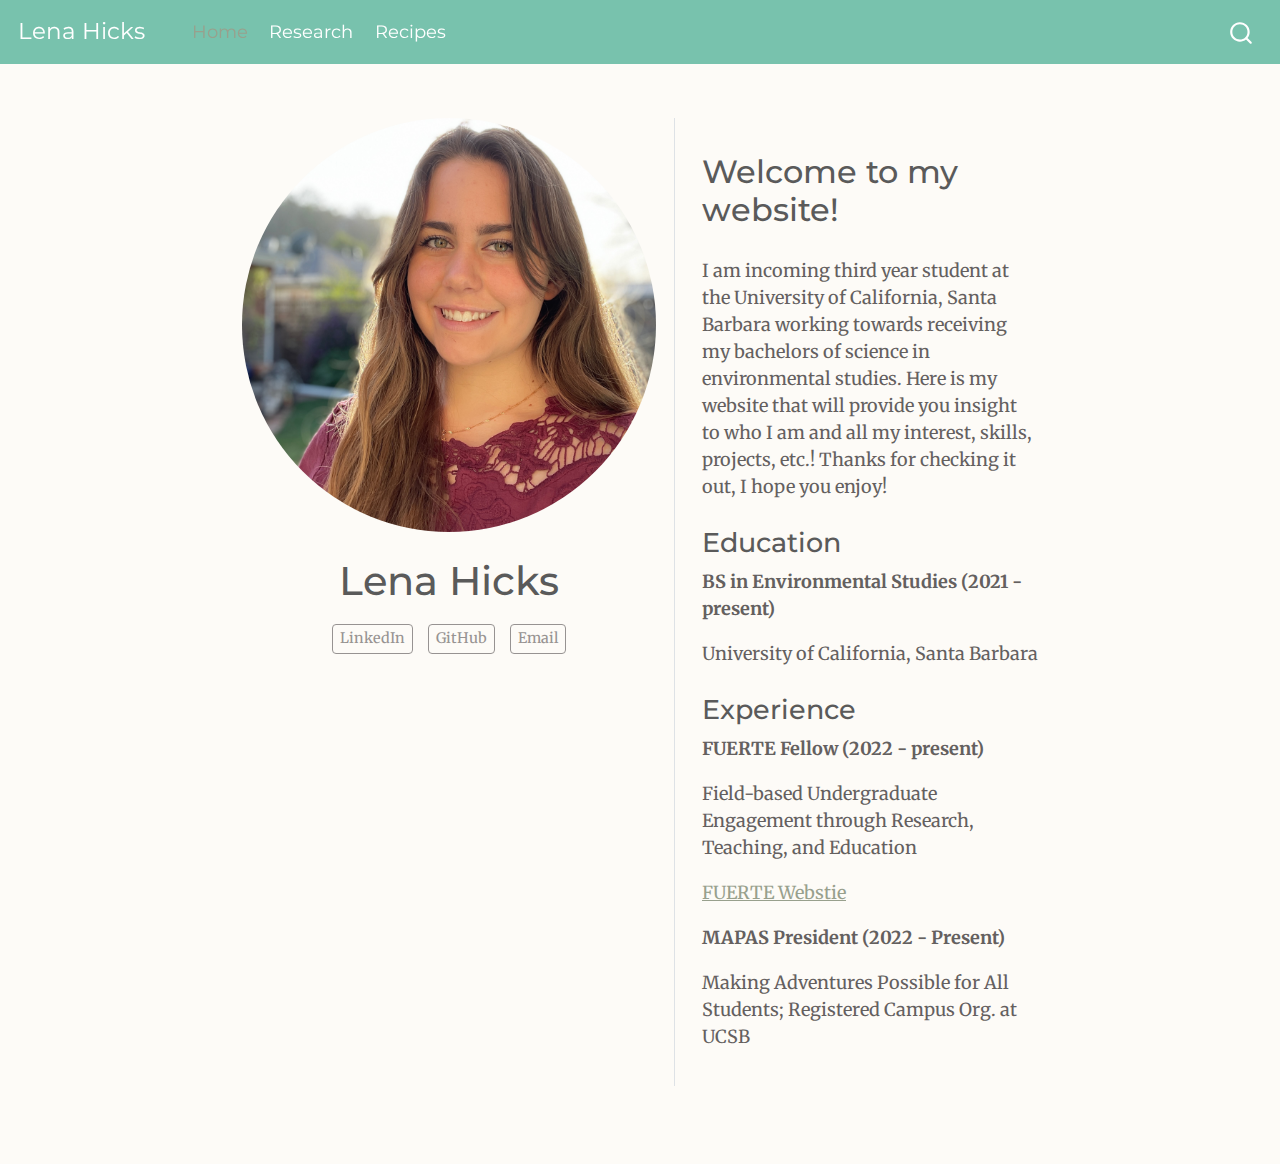
<file: docs/index.html>
<!DOCTYPE html>
<html xmlns="http://www.w3.org/1999/xhtml" lang="en" xml:lang="en"><head>

<meta charset="utf-8">
<meta name="generator" content="quarto-1.1.251">

<meta name="viewport" content="width=device-width, initial-scale=1.0, user-scalable=yes">


<title>Lena Hicks</title>
<style>
code{white-space: pre-wrap;}
span.smallcaps{font-variant: small-caps;}
div.columns{display: flex; gap: min(4vw, 1.5em);}
div.column{flex: auto; overflow-x: auto;}
div.hanging-indent{margin-left: 1.5em; text-indent: -1.5em;}
ul.task-list{list-style: none;}
ul.task-list li input[type="checkbox"] {
  width: 0.8em;
  margin: 0 0.8em 0.2em -1.6em;
  vertical-align: middle;
}
</style>


<script src="site_libs/quarto-nav/quarto-nav.js"></script>
<script src="site_libs/quarto-nav/headroom.min.js"></script>
<script src="site_libs/clipboard/clipboard.min.js"></script>
<script src="site_libs/quarto-search/autocomplete.umd.js"></script>
<script src="site_libs/quarto-search/fuse.min.js"></script>
<script src="site_libs/quarto-search/quarto-search.js"></script>
<meta name="quarto:offset" content="./">
<script src="site_libs/quarto-html/quarto.js"></script>
<script src="site_libs/quarto-html/popper.min.js"></script>
<script src="site_libs/quarto-html/tippy.umd.min.js"></script>
<link href="site_libs/quarto-html/tippy.css" rel="stylesheet">
<link href="site_libs/quarto-html/quarto-syntax-highlighting.css" rel="stylesheet" id="quarto-text-highlighting-styles">
<script src="site_libs/bootstrap/bootstrap.min.js"></script>
<link href="site_libs/bootstrap/bootstrap-icons.css" rel="stylesheet">
<link href="site_libs/bootstrap/bootstrap.min.css" rel="stylesheet" id="quarto-bootstrap" data-mode="light">
<script id="quarto-search-options" type="application/json">{
  "location": "navbar",
  "copy-button": false,
  "collapse-after": 3,
  "panel-placement": "end",
  "type": "overlay",
  "limit": 20,
  "language": {
    "search-no-results-text": "No results",
    "search-matching-documents-text": "matching documents",
    "search-copy-link-title": "Copy link to search",
    "search-hide-matches-text": "Hide additional matches",
    "search-more-match-text": "more match in this document",
    "search-more-matches-text": "more matches in this document",
    "search-clear-button-title": "Clear",
    "search-detached-cancel-button-title": "Cancel",
    "search-submit-button-title": "Submit"
  }
}</script>


<link rel="stylesheet" href="styles.css">
</head>

<body class="nav-fixed fullcontent">

<div id="quarto-search-results"></div>
  <header id="quarto-header" class="headroom fixed-top">
    <nav class="navbar navbar-expand-lg navbar-dark ">
      <div class="navbar-container container-fluid">
      <div class="navbar-brand-container">
    <a class="navbar-brand" href="./index.html">
    <span class="navbar-title">Lena Hicks</span>
    </a>
  </div>
          <button class="navbar-toggler" type="button" data-bs-toggle="collapse" data-bs-target="#navbarCollapse" aria-controls="navbarCollapse" aria-expanded="false" aria-label="Toggle navigation" onclick="if (window.quartoToggleHeadroom) { window.quartoToggleHeadroom(); }">
  <span class="navbar-toggler-icon"></span>
</button>
          <div class="collapse navbar-collapse" id="navbarCollapse">
            <ul class="navbar-nav navbar-nav-scroll me-auto">
  <li class="nav-item">
    <a class="nav-link active" href="./index.html" aria-current="page">Home</a>
  </li>  
  <li class="nav-item">
    <a class="nav-link" href="./Research.html">Research</a>
  </li>  
  <li class="nav-item">
    <a class="nav-link" href="./recipes.html">Recipes</a>
  </li>  
</ul>
              <div id="quarto-search" class="" title="Search"></div>
          </div> <!-- /navcollapse -->
      </div> <!-- /container-fluid -->
    </nav>
</header>
<!-- content -->
<div id="quarto-content" class="quarto-container page-columns page-rows-contents page-layout-article page-navbar">
<!-- sidebar -->
<!-- margin-sidebar -->
    
<!-- main -->
<div class="quarto-about-trestles">
  <div class="about-entity">
    <img src="headshot.jpg" class="about-image
  round " style="height: 23em; width: 23em;">
<header id="title-block-header" class="quarto-title-block default">
<div class="quarto-title">
<h1 class="title">Lena Hicks</h1>
</div>
<div class="quarto-title-meta">
  </div>
</header>
    <div class="about-links">
  <a href="https://www.linkedin.com/in/lena-hicks/" class="about-link">
     <span class="about-link-text">LinkedIn</span>
  </a>
  <a href="https://github.com/lenahicks" class="about-link">
     <span class="about-link-text">GitHub</span>
  </a>
  <a href="mailto:lenahicks@ucsb.edu" class="about-link">
     <span class="about-link-text">Email</span>
  </a>
</div>
  </div>
  <div class="about-contents"><main class="content" id="quarto-document-content">
<section id="welcome-to-my-website" class="level2">
<h2 data-anchor-id="welcome-to-my-website">Welcome to my website!</h2>
<p>I am incoming third year student at the University of California, Santa Barbara working towards receiving my bachelors of science in environmental studies. Here is my website that will provide you insight to who I am and all my interest, skills, projects, etc.! Thanks for checking it out, I hope you enjoy!</p>
<section id="education" class="level3">
<h3 data-anchor-id="education">Education</h3>
<p><strong>BS in Environmental Studies (2021 - present)</strong></p>
<p>University of California, Santa Barbara</p>
</section>
<section id="experience" class="level3">
<h3 data-anchor-id="experience">Experience</h3>
<p><strong>FUERTE Fellow (2022 - present)</strong></p>
<p>Field-based Undergraduate Engagement through Research, Teaching, and Education</p>
<p><a href="https://fuerte.eemb.ucsb.edu/">FUERTE Webstie</a></p>
<p><strong>MAPAS President (2022 - Present)</strong></p>
<p>Making Adventures Possible for All Students; Registered Campus Org. at UCSB</p>


</section>
</section>
</main></div>
</div>
 <!-- /main -->
<script id="quarto-html-after-body" type="application/javascript">
window.document.addEventListener("DOMContentLoaded", function (event) {
  const toggleBodyColorMode = (bsSheetEl) => {
    const mode = bsSheetEl.getAttribute("data-mode");
    const bodyEl = window.document.querySelector("body");
    if (mode === "dark") {
      bodyEl.classList.add("quarto-dark");
      bodyEl.classList.remove("quarto-light");
    } else {
      bodyEl.classList.add("quarto-light");
      bodyEl.classList.remove("quarto-dark");
    }
  }
  const toggleBodyColorPrimary = () => {
    const bsSheetEl = window.document.querySelector("link#quarto-bootstrap");
    if (bsSheetEl) {
      toggleBodyColorMode(bsSheetEl);
    }
  }
  toggleBodyColorPrimary();  
  const clipboard = new window.ClipboardJS('.code-copy-button', {
    target: function(trigger) {
      return trigger.previousElementSibling;
    }
  });
  clipboard.on('success', function(e) {
    // button target
    const button = e.trigger;
    // don't keep focus
    button.blur();
    // flash "checked"
    button.classList.add('code-copy-button-checked');
    var currentTitle = button.getAttribute("title");
    button.setAttribute("title", "Copied!");
    setTimeout(function() {
      button.setAttribute("title", currentTitle);
      button.classList.remove('code-copy-button-checked');
    }, 1000);
    // clear code selection
    e.clearSelection();
  });
  function tippyHover(el, contentFn) {
    const config = {
      allowHTML: true,
      content: contentFn,
      maxWidth: 500,
      delay: 100,
      arrow: false,
      appendTo: function(el) {
          return el.parentElement;
      },
      interactive: true,
      interactiveBorder: 10,
      theme: 'quarto',
      placement: 'bottom-start'
    };
    window.tippy(el, config); 
  }
  const noterefs = window.document.querySelectorAll('a[role="doc-noteref"]');
  for (var i=0; i<noterefs.length; i++) {
    const ref = noterefs[i];
    tippyHover(ref, function() {
      // use id or data attribute instead here
      let href = ref.getAttribute('data-footnote-href') || ref.getAttribute('href');
      try { href = new URL(href).hash; } catch {}
      const id = href.replace(/^#\/?/, "");
      const note = window.document.getElementById(id);
      return note.innerHTML;
    });
  }
  var bibliorefs = window.document.querySelectorAll('a[role="doc-biblioref"]');
  for (var i=0; i<bibliorefs.length; i++) {
    const ref = bibliorefs[i];
    const cites = ref.parentNode.getAttribute('data-cites').split(' ');
    tippyHover(ref, function() {
      var popup = window.document.createElement('div');
      cites.forEach(function(cite) {
        var citeDiv = window.document.createElement('div');
        citeDiv.classList.add('hanging-indent');
        citeDiv.classList.add('csl-entry');
        var biblioDiv = window.document.getElementById('ref-' + cite);
        if (biblioDiv) {
          citeDiv.innerHTML = biblioDiv.innerHTML;
        }
        popup.appendChild(citeDiv);
      });
      return popup.innerHTML;
    });
  }
});
</script>
</div> <!-- /content -->



</body></html>
</file>
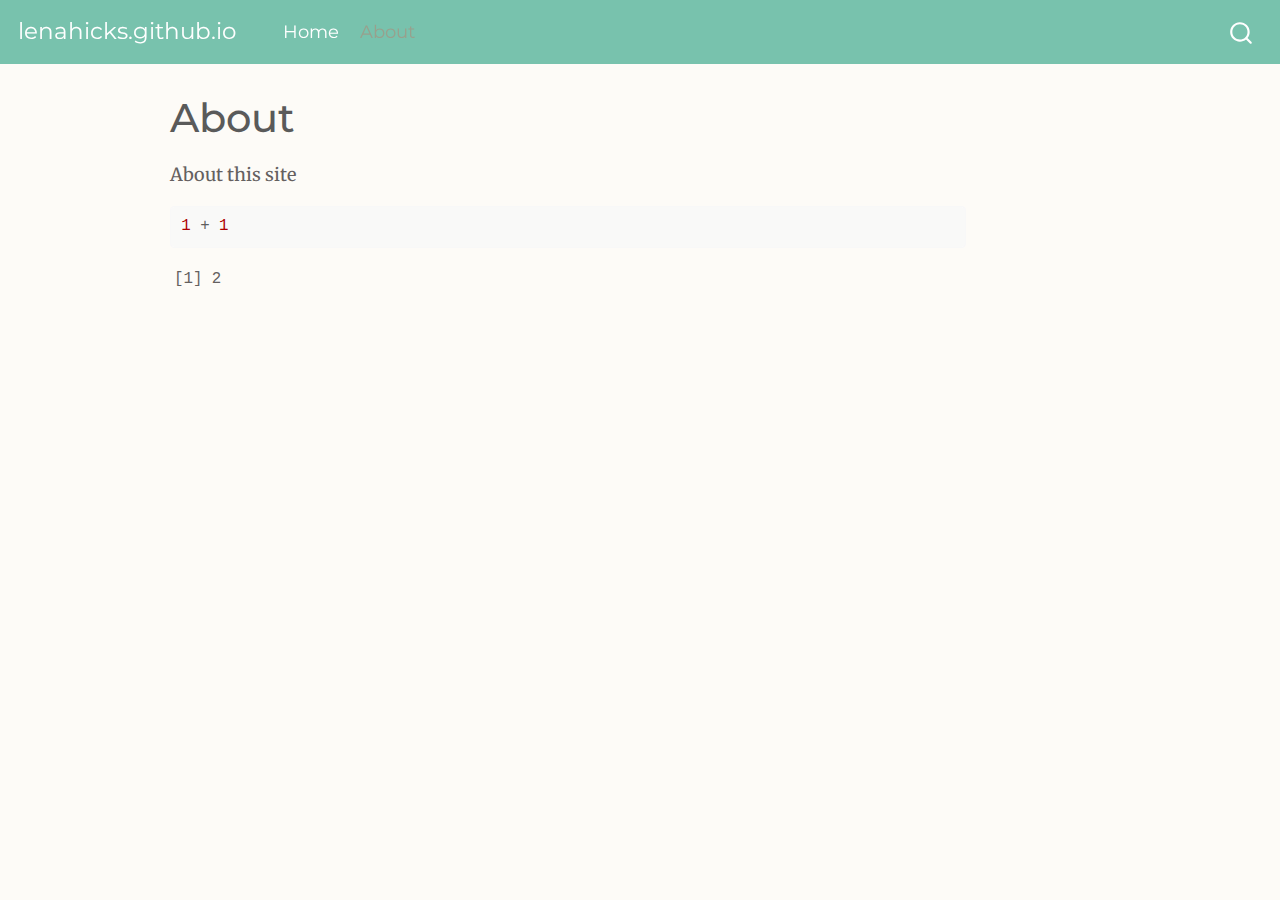
<file: docs/about.html>
<!DOCTYPE html>
<html xmlns="http://www.w3.org/1999/xhtml" lang="en" xml:lang="en"><head>

<meta charset="utf-8">
<meta name="generator" content="quarto-1.1.251">

<meta name="viewport" content="width=device-width, initial-scale=1.0, user-scalable=yes">


<title>lenahicks.github.io - About</title>
<style>
code{white-space: pre-wrap;}
span.smallcaps{font-variant: small-caps;}
div.columns{display: flex; gap: min(4vw, 1.5em);}
div.column{flex: auto; overflow-x: auto;}
div.hanging-indent{margin-left: 1.5em; text-indent: -1.5em;}
ul.task-list{list-style: none;}
ul.task-list li input[type="checkbox"] {
  width: 0.8em;
  margin: 0 0.8em 0.2em -1.6em;
  vertical-align: middle;
}
pre > code.sourceCode { white-space: pre; position: relative; }
pre > code.sourceCode > span { display: inline-block; line-height: 1.25; }
pre > code.sourceCode > span:empty { height: 1.2em; }
.sourceCode { overflow: visible; }
code.sourceCode > span { color: inherit; text-decoration: inherit; }
div.sourceCode { margin: 1em 0; }
pre.sourceCode { margin: 0; }
@media screen {
div.sourceCode { overflow: auto; }
}
@media print {
pre > code.sourceCode { white-space: pre-wrap; }
pre > code.sourceCode > span { text-indent: -5em; padding-left: 5em; }
}
pre.numberSource code
  { counter-reset: source-line 0; }
pre.numberSource code > span
  { position: relative; left: -4em; counter-increment: source-line; }
pre.numberSource code > span > a:first-child::before
  { content: counter(source-line);
    position: relative; left: -1em; text-align: right; vertical-align: baseline;
    border: none; display: inline-block;
    -webkit-touch-callout: none; -webkit-user-select: none;
    -khtml-user-select: none; -moz-user-select: none;
    -ms-user-select: none; user-select: none;
    padding: 0 4px; width: 4em;
    color: #aaaaaa;
  }
pre.numberSource { margin-left: 3em; border-left: 1px solid #aaaaaa;  padding-left: 4px; }
div.sourceCode
  {   }
@media screen {
pre > code.sourceCode > span > a:first-child::before { text-decoration: underline; }
}
code span.al { color: #ff0000; font-weight: bold; } /* Alert */
code span.an { color: #60a0b0; font-weight: bold; font-style: italic; } /* Annotation */
code span.at { color: #7d9029; } /* Attribute */
code span.bn { color: #40a070; } /* BaseN */
code span.bu { color: #008000; } /* BuiltIn */
code span.cf { color: #007020; font-weight: bold; } /* ControlFlow */
code span.ch { color: #4070a0; } /* Char */
code span.cn { color: #880000; } /* Constant */
code span.co { color: #60a0b0; font-style: italic; } /* Comment */
code span.cv { color: #60a0b0; font-weight: bold; font-style: italic; } /* CommentVar */
code span.do { color: #ba2121; font-style: italic; } /* Documentation */
code span.dt { color: #902000; } /* DataType */
code span.dv { color: #40a070; } /* DecVal */
code span.er { color: #ff0000; font-weight: bold; } /* Error */
code span.ex { } /* Extension */
code span.fl { color: #40a070; } /* Float */
code span.fu { color: #06287e; } /* Function */
code span.im { color: #008000; font-weight: bold; } /* Import */
code span.in { color: #60a0b0; font-weight: bold; font-style: italic; } /* Information */
code span.kw { color: #007020; font-weight: bold; } /* Keyword */
code span.op { color: #666666; } /* Operator */
code span.ot { color: #007020; } /* Other */
code span.pp { color: #bc7a00; } /* Preprocessor */
code span.sc { color: #4070a0; } /* SpecialChar */
code span.ss { color: #bb6688; } /* SpecialString */
code span.st { color: #4070a0; } /* String */
code span.va { color: #19177c; } /* Variable */
code span.vs { color: #4070a0; } /* VerbatimString */
code span.wa { color: #60a0b0; font-weight: bold; font-style: italic; } /* Warning */
</style>


<script src="site_libs/quarto-nav/quarto-nav.js"></script>
<script src="site_libs/quarto-nav/headroom.min.js"></script>
<script src="site_libs/clipboard/clipboard.min.js"></script>
<script src="site_libs/quarto-search/autocomplete.umd.js"></script>
<script src="site_libs/quarto-search/fuse.min.js"></script>
<script src="site_libs/quarto-search/quarto-search.js"></script>
<meta name="quarto:offset" content="./">
<script src="site_libs/quarto-html/quarto.js"></script>
<script src="site_libs/quarto-html/popper.min.js"></script>
<script src="site_libs/quarto-html/tippy.umd.min.js"></script>
<script src="site_libs/quarto-html/anchor.min.js"></script>
<link href="site_libs/quarto-html/tippy.css" rel="stylesheet">
<link href="site_libs/quarto-html/quarto-syntax-highlighting.css" rel="stylesheet" id="quarto-text-highlighting-styles">
<script src="site_libs/bootstrap/bootstrap.min.js"></script>
<link href="site_libs/bootstrap/bootstrap-icons.css" rel="stylesheet">
<link href="site_libs/bootstrap/bootstrap.min.css" rel="stylesheet" id="quarto-bootstrap" data-mode="light">
<script id="quarto-search-options" type="application/json">{
  "location": "navbar",
  "copy-button": false,
  "collapse-after": 3,
  "panel-placement": "end",
  "type": "overlay",
  "limit": 20,
  "language": {
    "search-no-results-text": "No results",
    "search-matching-documents-text": "matching documents",
    "search-copy-link-title": "Copy link to search",
    "search-hide-matches-text": "Hide additional matches",
    "search-more-match-text": "more match in this document",
    "search-more-matches-text": "more matches in this document",
    "search-clear-button-title": "Clear",
    "search-detached-cancel-button-title": "Cancel",
    "search-submit-button-title": "Submit"
  }
}</script>


<link rel="stylesheet" href="styles.css">
</head>

<body class="nav-fixed">

<div id="quarto-search-results"></div>
  <header id="quarto-header" class="headroom fixed-top">
    <nav class="navbar navbar-expand-lg navbar-dark ">
      <div class="navbar-container container-fluid">
      <div class="navbar-brand-container">
    <a class="navbar-brand" href="./index.html">
    <span class="navbar-title">lenahicks.github.io</span>
    </a>
  </div>
          <button class="navbar-toggler" type="button" data-bs-toggle="collapse" data-bs-target="#navbarCollapse" aria-controls="navbarCollapse" aria-expanded="false" aria-label="Toggle navigation" onclick="if (window.quartoToggleHeadroom) { window.quartoToggleHeadroom(); }">
  <span class="navbar-toggler-icon"></span>
</button>
          <div class="collapse navbar-collapse" id="navbarCollapse">
            <ul class="navbar-nav navbar-nav-scroll me-auto">
  <li class="nav-item">
    <a class="nav-link" href="./index.html">Home</a>
  </li>  
  <li class="nav-item">
    <a class="nav-link active" href="./about.html" aria-current="page">About</a>
  </li>  
</ul>
              <div id="quarto-search" class="" title="Search"></div>
          </div> <!-- /navcollapse -->
      </div> <!-- /container-fluid -->
    </nav>
</header>
<!-- content -->
<div id="quarto-content" class="quarto-container page-columns page-rows-contents page-layout-article page-navbar">
<!-- sidebar -->
<!-- margin-sidebar -->
    <div id="quarto-margin-sidebar" class="sidebar margin-sidebar">
        
    </div>
<!-- main -->
<main class="content" id="quarto-document-content">

<header id="title-block-header" class="quarto-title-block default">
<div class="quarto-title">
<h1 class="title">About</h1>
</div>



<div class="quarto-title-meta">

    
    
  </div>
  

</header>

<p>About this site</p>
<div class="cell">
<div class="sourceCode cell-code" id="cb1"><pre class="sourceCode r code-with-copy"><code class="sourceCode r"><span id="cb1-1"><a href="#cb1-1" aria-hidden="true" tabindex="-1"></a><span class="dv">1</span> <span class="sc">+</span> <span class="dv">1</span></span></code><button title="Copy to Clipboard" class="code-copy-button"><i class="bi"></i></button></pre></div>
<div class="cell-output cell-output-stdout">
<pre><code>[1] 2</code></pre>
</div>
</div>



</main> <!-- /main -->
<script id="quarto-html-after-body" type="application/javascript">
window.document.addEventListener("DOMContentLoaded", function (event) {
  const toggleBodyColorMode = (bsSheetEl) => {
    const mode = bsSheetEl.getAttribute("data-mode");
    const bodyEl = window.document.querySelector("body");
    if (mode === "dark") {
      bodyEl.classList.add("quarto-dark");
      bodyEl.classList.remove("quarto-light");
    } else {
      bodyEl.classList.add("quarto-light");
      bodyEl.classList.remove("quarto-dark");
    }
  }
  const toggleBodyColorPrimary = () => {
    const bsSheetEl = window.document.querySelector("link#quarto-bootstrap");
    if (bsSheetEl) {
      toggleBodyColorMode(bsSheetEl);
    }
  }
  toggleBodyColorPrimary();  
  const icon = "";
  const anchorJS = new window.AnchorJS();
  anchorJS.options = {
    placement: 'right',
    icon: icon
  };
  anchorJS.add('.anchored');
  const clipboard = new window.ClipboardJS('.code-copy-button', {
    target: function(trigger) {
      return trigger.previousElementSibling;
    }
  });
  clipboard.on('success', function(e) {
    // button target
    const button = e.trigger;
    // don't keep focus
    button.blur();
    // flash "checked"
    button.classList.add('code-copy-button-checked');
    var currentTitle = button.getAttribute("title");
    button.setAttribute("title", "Copied!");
    setTimeout(function() {
      button.setAttribute("title", currentTitle);
      button.classList.remove('code-copy-button-checked');
    }, 1000);
    // clear code selection
    e.clearSelection();
  });
  function tippyHover(el, contentFn) {
    const config = {
      allowHTML: true,
      content: contentFn,
      maxWidth: 500,
      delay: 100,
      arrow: false,
      appendTo: function(el) {
          return el.parentElement;
      },
      interactive: true,
      interactiveBorder: 10,
      theme: 'quarto',
      placement: 'bottom-start'
    };
    window.tippy(el, config); 
  }
  const noterefs = window.document.querySelectorAll('a[role="doc-noteref"]');
  for (var i=0; i<noterefs.length; i++) {
    const ref = noterefs[i];
    tippyHover(ref, function() {
      // use id or data attribute instead here
      let href = ref.getAttribute('data-footnote-href') || ref.getAttribute('href');
      try { href = new URL(href).hash; } catch {}
      const id = href.replace(/^#\/?/, "");
      const note = window.document.getElementById(id);
      return note.innerHTML;
    });
  }
  var bibliorefs = window.document.querySelectorAll('a[role="doc-biblioref"]');
  for (var i=0; i<bibliorefs.length; i++) {
    const ref = bibliorefs[i];
    const cites = ref.parentNode.getAttribute('data-cites').split(' ');
    tippyHover(ref, function() {
      var popup = window.document.createElement('div');
      cites.forEach(function(cite) {
        var citeDiv = window.document.createElement('div');
        citeDiv.classList.add('hanging-indent');
        citeDiv.classList.add('csl-entry');
        var biblioDiv = window.document.getElementById('ref-' + cite);
        if (biblioDiv) {
          citeDiv.innerHTML = biblioDiv.innerHTML;
        }
        popup.appendChild(citeDiv);
      });
      return popup.innerHTML;
    });
  }
});
</script>
</div> <!-- /content -->



</body></html>
</file>
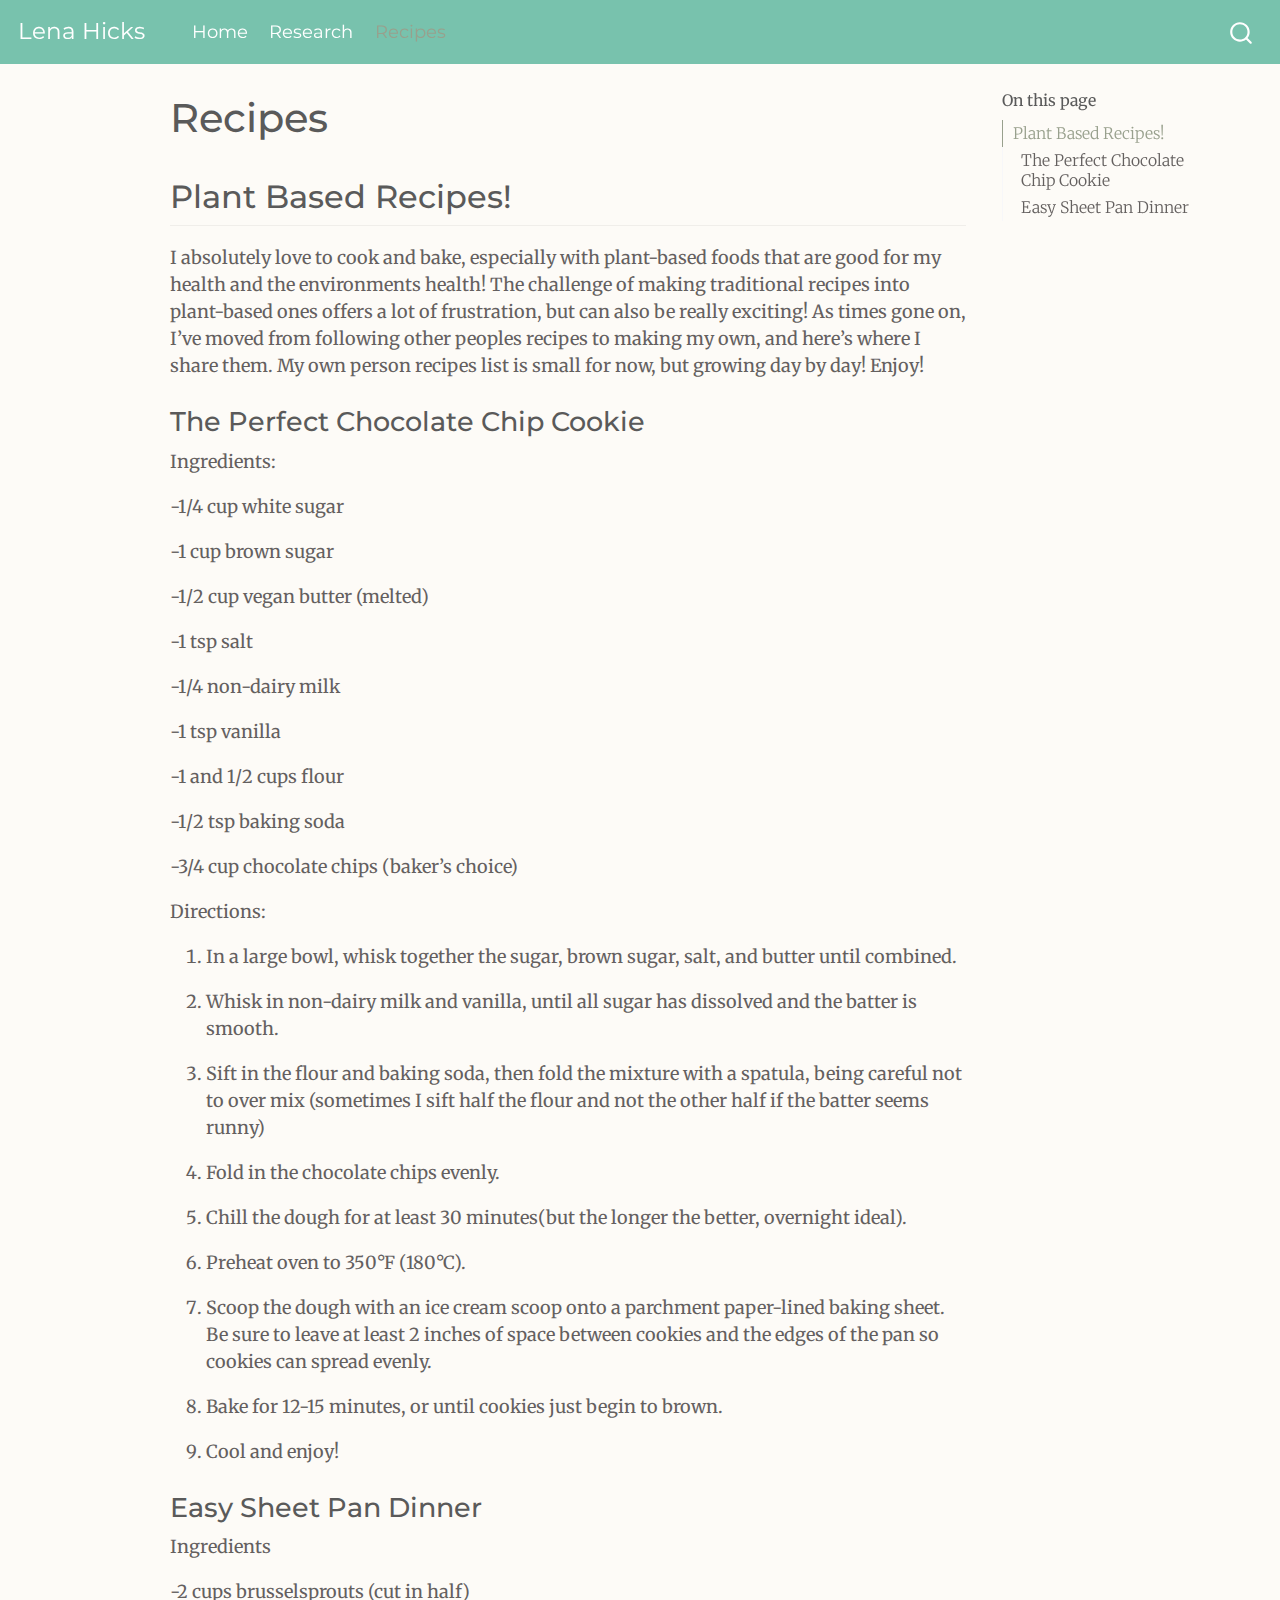
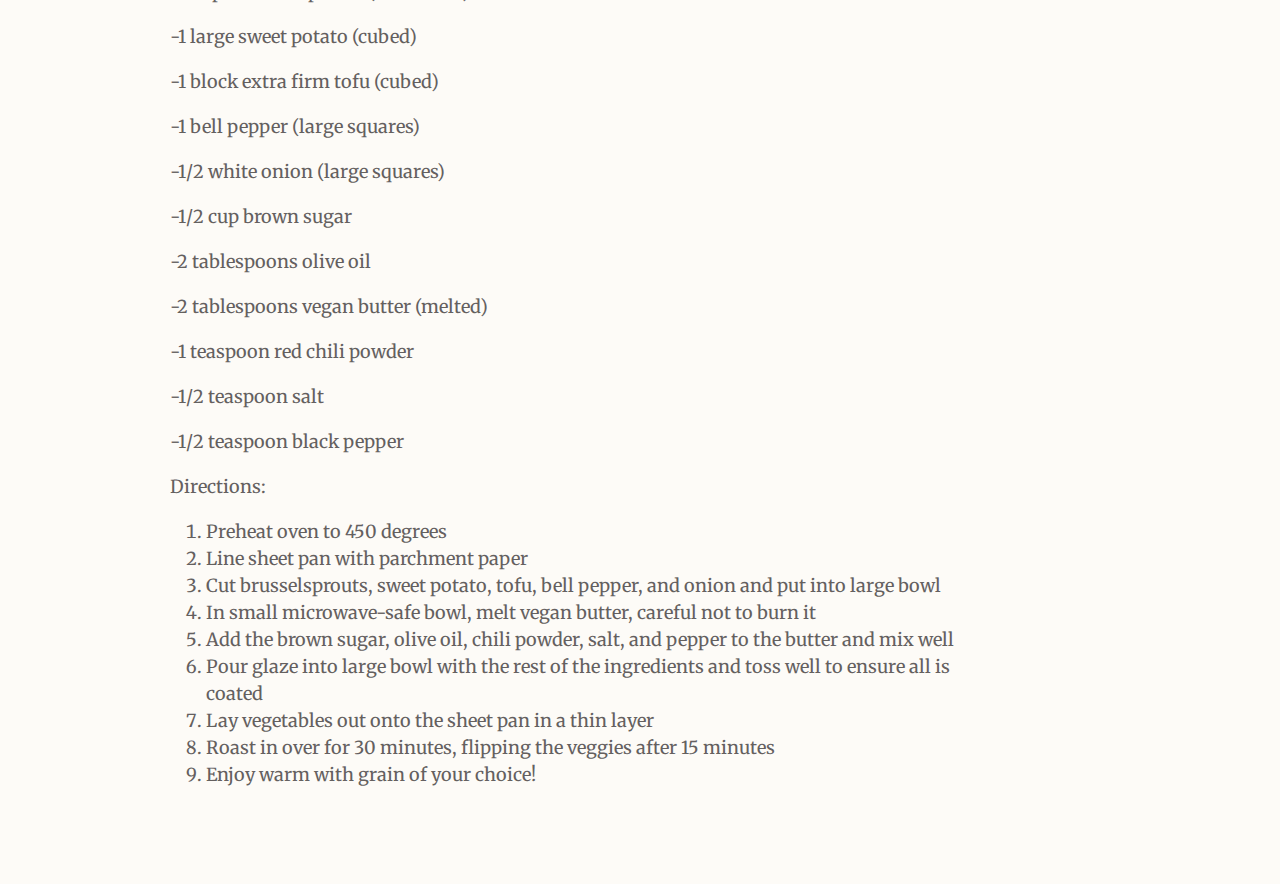
<file: docs/recipes.html>
<!DOCTYPE html>
<html xmlns="http://www.w3.org/1999/xhtml" lang="en" xml:lang="en"><head>

<meta charset="utf-8">
<meta name="generator" content="quarto-1.1.251">

<meta name="viewport" content="width=device-width, initial-scale=1.0, user-scalable=yes">


<title>Lena Hicks - Recipes</title>
<style>
code{white-space: pre-wrap;}
span.smallcaps{font-variant: small-caps;}
div.columns{display: flex; gap: min(4vw, 1.5em);}
div.column{flex: auto; overflow-x: auto;}
div.hanging-indent{margin-left: 1.5em; text-indent: -1.5em;}
ul.task-list{list-style: none;}
ul.task-list li input[type="checkbox"] {
  width: 0.8em;
  margin: 0 0.8em 0.2em -1.6em;
  vertical-align: middle;
}
</style>


<script src="site_libs/quarto-nav/quarto-nav.js"></script>
<script src="site_libs/quarto-nav/headroom.min.js"></script>
<script src="site_libs/clipboard/clipboard.min.js"></script>
<script src="site_libs/quarto-search/autocomplete.umd.js"></script>
<script src="site_libs/quarto-search/fuse.min.js"></script>
<script src="site_libs/quarto-search/quarto-search.js"></script>
<meta name="quarto:offset" content="./">
<script src="site_libs/quarto-html/quarto.js"></script>
<script src="site_libs/quarto-html/popper.min.js"></script>
<script src="site_libs/quarto-html/tippy.umd.min.js"></script>
<script src="site_libs/quarto-html/anchor.min.js"></script>
<link href="site_libs/quarto-html/tippy.css" rel="stylesheet">
<link href="site_libs/quarto-html/quarto-syntax-highlighting.css" rel="stylesheet" id="quarto-text-highlighting-styles">
<script src="site_libs/bootstrap/bootstrap.min.js"></script>
<link href="site_libs/bootstrap/bootstrap-icons.css" rel="stylesheet">
<link href="site_libs/bootstrap/bootstrap.min.css" rel="stylesheet" id="quarto-bootstrap" data-mode="light">
<script id="quarto-search-options" type="application/json">{
  "location": "navbar",
  "copy-button": false,
  "collapse-after": 3,
  "panel-placement": "end",
  "type": "overlay",
  "limit": 20,
  "language": {
    "search-no-results-text": "No results",
    "search-matching-documents-text": "matching documents",
    "search-copy-link-title": "Copy link to search",
    "search-hide-matches-text": "Hide additional matches",
    "search-more-match-text": "more match in this document",
    "search-more-matches-text": "more matches in this document",
    "search-clear-button-title": "Clear",
    "search-detached-cancel-button-title": "Cancel",
    "search-submit-button-title": "Submit"
  }
}</script>


<link rel="stylesheet" href="styles.css">
</head>

<body class="nav-fixed">

<div id="quarto-search-results"></div>
  <header id="quarto-header" class="headroom fixed-top">
    <nav class="navbar navbar-expand-lg navbar-dark ">
      <div class="navbar-container container-fluid">
      <div class="navbar-brand-container">
    <a class="navbar-brand" href="./index.html">
    <span class="navbar-title">Lena Hicks</span>
    </a>
  </div>
          <button class="navbar-toggler" type="button" data-bs-toggle="collapse" data-bs-target="#navbarCollapse" aria-controls="navbarCollapse" aria-expanded="false" aria-label="Toggle navigation" onclick="if (window.quartoToggleHeadroom) { window.quartoToggleHeadroom(); }">
  <span class="navbar-toggler-icon"></span>
</button>
          <div class="collapse navbar-collapse" id="navbarCollapse">
            <ul class="navbar-nav navbar-nav-scroll me-auto">
  <li class="nav-item">
    <a class="nav-link" href="./index.html">Home</a>
  </li>  
  <li class="nav-item">
    <a class="nav-link" href="./Research.html">Research</a>
  </li>  
  <li class="nav-item">
    <a class="nav-link active" href="./recipes.html" aria-current="page">Recipes</a>
  </li>  
</ul>
              <div id="quarto-search" class="" title="Search"></div>
          </div> <!-- /navcollapse -->
      </div> <!-- /container-fluid -->
    </nav>
</header>
<!-- content -->
<div id="quarto-content" class="quarto-container page-columns page-rows-contents page-layout-article page-navbar">
<!-- sidebar -->
<!-- margin-sidebar -->
    <div id="quarto-margin-sidebar" class="sidebar margin-sidebar">
        <nav id="TOC" role="doc-toc" class="toc-active">
    <h2 id="toc-title">On this page</h2>
   
  <ul>
  <li><a href="#plant-based-recipes" id="toc-plant-based-recipes" class="nav-link active" data-scroll-target="#plant-based-recipes">Plant Based Recipes!</a>
  <ul class="collapse">
  <li><a href="#the-perfect-chocolate-chip-cookie" id="toc-the-perfect-chocolate-chip-cookie" class="nav-link" data-scroll-target="#the-perfect-chocolate-chip-cookie">The Perfect Chocolate Chip Cookie</a></li>
  <li><a href="#easy-sheet-pan-dinner" id="toc-easy-sheet-pan-dinner" class="nav-link" data-scroll-target="#easy-sheet-pan-dinner">Easy Sheet Pan Dinner</a></li>
  </ul></li>
  </ul>
</nav>
    </div>
<!-- main -->
<main class="content" id="quarto-document-content">

<header id="title-block-header" class="quarto-title-block default">
<div class="quarto-title">
<h1 class="title">Recipes</h1>
</div>



<div class="quarto-title-meta">

    
    
  </div>
  

</header>

<section id="plant-based-recipes" class="level2">
<h2 class="anchored" data-anchor-id="plant-based-recipes">Plant Based Recipes!</h2>
<p>I absolutely love to cook and bake, especially with plant-based foods that are good for my health and the environments health! The challenge of making traditional recipes into plant-based ones offers a lot of frustration, but can also be really exciting! As times gone on, I’ve moved from following other peoples recipes to making my own, and here’s where I share them. My own person recipes list is small for now, but growing day by day! Enjoy!</p>
<section id="the-perfect-chocolate-chip-cookie" class="level3">
<h3 class="anchored" data-anchor-id="the-perfect-chocolate-chip-cookie">The Perfect Chocolate Chip Cookie</h3>
<p>Ingredients:</p>
<p>-1/4 cup white sugar</p>
<p>-1 cup brown sugar</p>
<p>-1/2 cup vegan butter (melted)</p>
<p>-1 tsp salt</p>
<p>-1/4 non-dairy milk</p>
<p>-1 tsp vanilla</p>
<p>-1 and 1/2 cups flour</p>
<p>-1/2 tsp baking soda</p>
<p>-3/4 cup chocolate chips (baker’s choice)</p>
<p>Directions:</p>
<ol type="1">
<li><p>In a large bowl, whisk together the sugar, brown sugar, salt, and butter until combined.</p></li>
<li><p>Whisk in non-dairy milk and vanilla, until all sugar has dissolved and the batter is smooth.</p></li>
<li><p>Sift in the flour and baking soda, then fold the mixture with a spatula, being careful not to over mix (sometimes I sift half the flour and not the other half if the batter seems runny)</p></li>
<li><p>Fold in the chocolate chips evenly.</p></li>
<li><p>Chill the dough for at least 30 minutes(but the longer the better, overnight ideal).</p></li>
<li><p>Preheat oven to 350°F (180°C).</p></li>
<li><p>Scoop the dough with an ice cream scoop onto a parchment paper-lined baking sheet. Be sure to leave at least 2 inches of space between cookies and the edges of the pan so cookies can spread evenly.</p></li>
<li><p>Bake for 12-15 minutes, or until cookies just begin to brown.</p></li>
<li><p>Cool and enjoy!</p></li>
</ol>
</section>
<section id="easy-sheet-pan-dinner" class="level3">
<h3 class="anchored" data-anchor-id="easy-sheet-pan-dinner">Easy Sheet Pan Dinner</h3>
<p>Ingredients</p>
<p>-2 cups brusselsprouts (cut in half)</p>
<p>-1 large sweet potato (cubed)</p>
<p>-1 block extra firm tofu (cubed)</p>
<p>-1 bell pepper (large squares)</p>
<p>-1/2 white onion (large squares)</p>
<p>-1/2 cup brown sugar</p>
<p>-2 tablespoons olive oil</p>
<p>-2 tablespoons vegan butter (melted)</p>
<p>-1 teaspoon red chili powder</p>
<p>-1/2 teaspoon salt</p>
<p>-1/2 teaspoon black pepper</p>
<p>Directions:</p>
<ol type="1">
<li>Preheat oven to 450 degrees</li>
<li>Line sheet pan with parchment paper</li>
<li>Cut brusselsprouts, sweet potato, tofu, bell pepper, and onion and put into large bowl</li>
<li>In small microwave-safe bowl, melt vegan butter, careful not to burn it</li>
<li>Add the brown sugar, olive oil, chili powder, salt, and pepper to the butter and mix well</li>
<li>Pour glaze into large bowl with the rest of the ingredients and toss well to ensure all is coated</li>
<li>Lay vegetables out onto the sheet pan in a thin layer</li>
<li>Roast in over for 30 minutes, flipping the veggies after 15 minutes</li>
<li>Enjoy warm with grain of your choice!</li>
</ol>


</section>
</section>

</main> <!-- /main -->
<script id="quarto-html-after-body" type="application/javascript">
window.document.addEventListener("DOMContentLoaded", function (event) {
  const toggleBodyColorMode = (bsSheetEl) => {
    const mode = bsSheetEl.getAttribute("data-mode");
    const bodyEl = window.document.querySelector("body");
    if (mode === "dark") {
      bodyEl.classList.add("quarto-dark");
      bodyEl.classList.remove("quarto-light");
    } else {
      bodyEl.classList.add("quarto-light");
      bodyEl.classList.remove("quarto-dark");
    }
  }
  const toggleBodyColorPrimary = () => {
    const bsSheetEl = window.document.querySelector("link#quarto-bootstrap");
    if (bsSheetEl) {
      toggleBodyColorMode(bsSheetEl);
    }
  }
  toggleBodyColorPrimary();  
  const icon = "";
  const anchorJS = new window.AnchorJS();
  anchorJS.options = {
    placement: 'right',
    icon: icon
  };
  anchorJS.add('.anchored');
  const clipboard = new window.ClipboardJS('.code-copy-button', {
    target: function(trigger) {
      return trigger.previousElementSibling;
    }
  });
  clipboard.on('success', function(e) {
    // button target
    const button = e.trigger;
    // don't keep focus
    button.blur();
    // flash "checked"
    button.classList.add('code-copy-button-checked');
    var currentTitle = button.getAttribute("title");
    button.setAttribute("title", "Copied!");
    setTimeout(function() {
      button.setAttribute("title", currentTitle);
      button.classList.remove('code-copy-button-checked');
    }, 1000);
    // clear code selection
    e.clearSelection();
  });
  function tippyHover(el, contentFn) {
    const config = {
      allowHTML: true,
      content: contentFn,
      maxWidth: 500,
      delay: 100,
      arrow: false,
      appendTo: function(el) {
          return el.parentElement;
      },
      interactive: true,
      interactiveBorder: 10,
      theme: 'quarto',
      placement: 'bottom-start'
    };
    window.tippy(el, config); 
  }
  const noterefs = window.document.querySelectorAll('a[role="doc-noteref"]');
  for (var i=0; i<noterefs.length; i++) {
    const ref = noterefs[i];
    tippyHover(ref, function() {
      // use id or data attribute instead here
      let href = ref.getAttribute('data-footnote-href') || ref.getAttribute('href');
      try { href = new URL(href).hash; } catch {}
      const id = href.replace(/^#\/?/, "");
      const note = window.document.getElementById(id);
      return note.innerHTML;
    });
  }
  var bibliorefs = window.document.querySelectorAll('a[role="doc-biblioref"]');
  for (var i=0; i<bibliorefs.length; i++) {
    const ref = bibliorefs[i];
    const cites = ref.parentNode.getAttribute('data-cites').split(' ');
    tippyHover(ref, function() {
      var popup = window.document.createElement('div');
      cites.forEach(function(cite) {
        var citeDiv = window.document.createElement('div');
        citeDiv.classList.add('hanging-indent');
        citeDiv.classList.add('csl-entry');
        var biblioDiv = window.document.getElementById('ref-' + cite);
        if (biblioDiv) {
          citeDiv.innerHTML = biblioDiv.innerHTML;
        }
        popup.appendChild(citeDiv);
      });
      return popup.innerHTML;
    });
  }
});
</script>
</div> <!-- /content -->



</body></html>
</file>
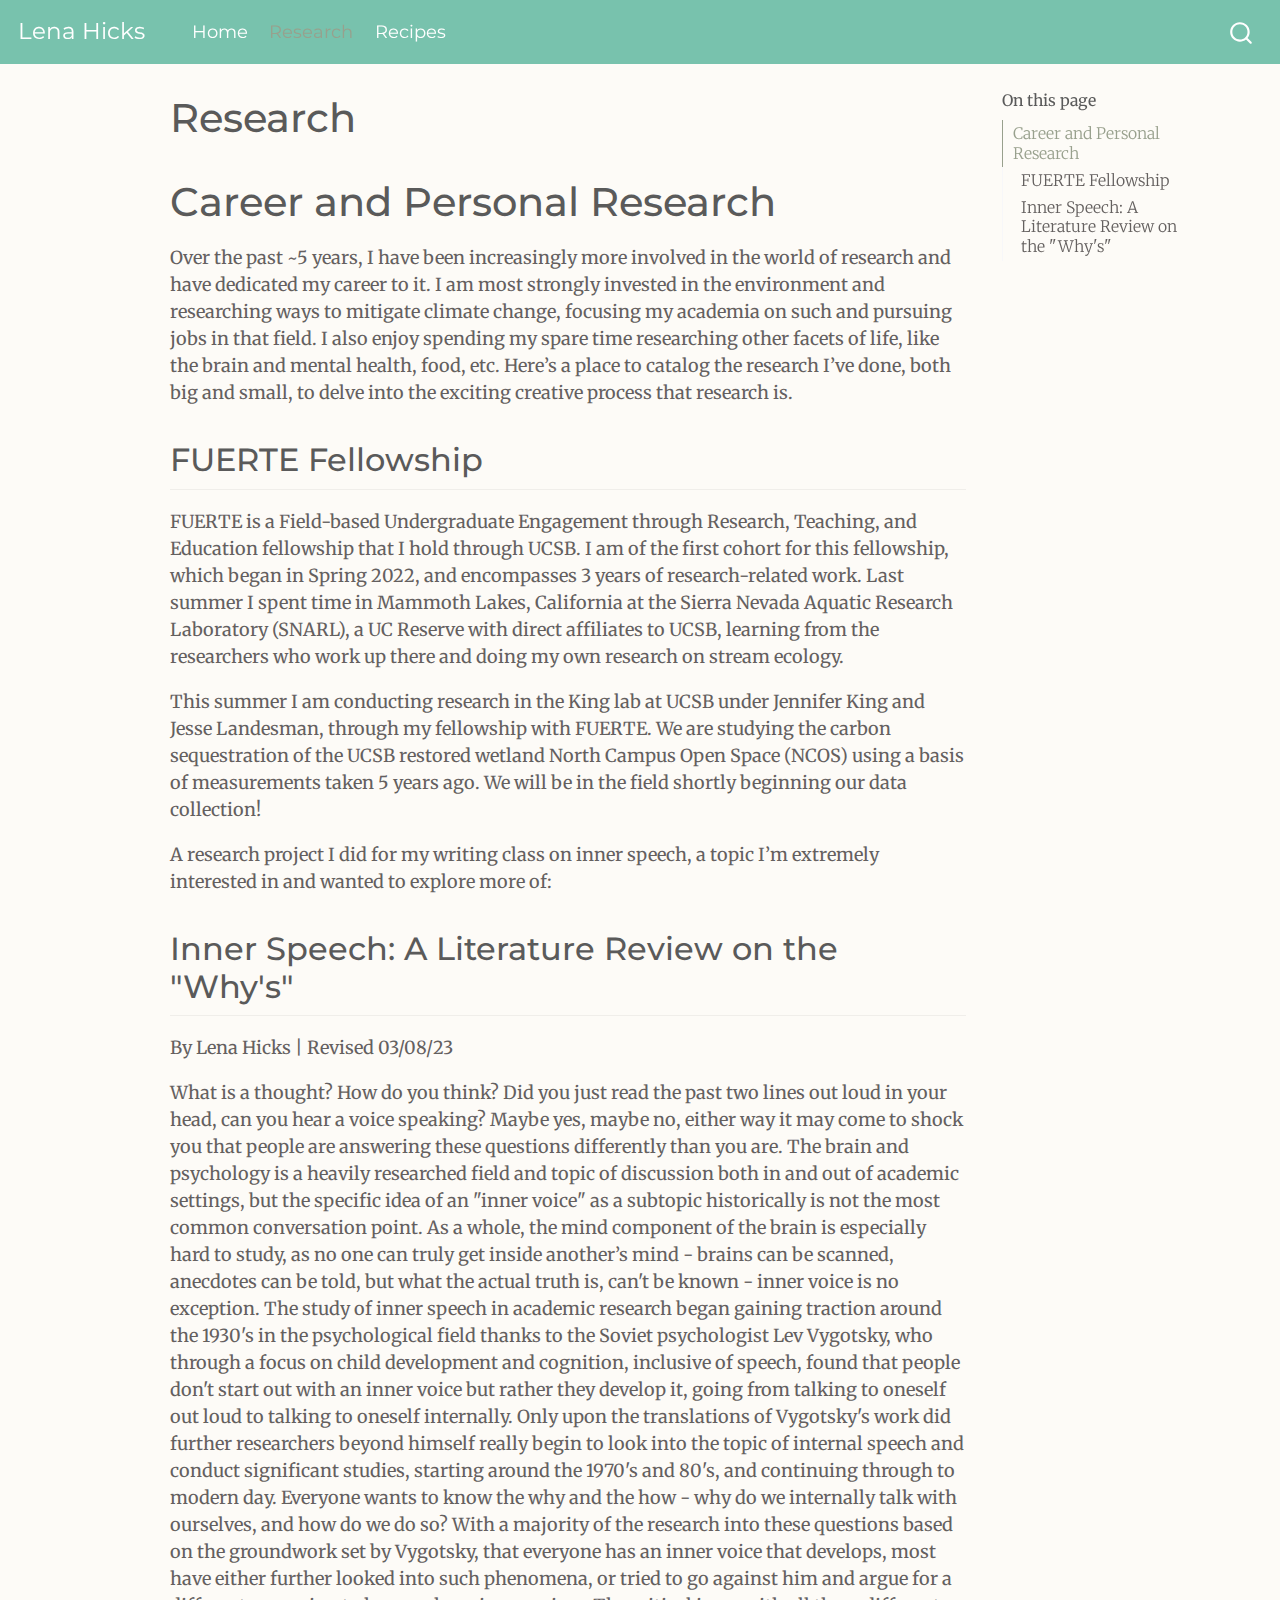
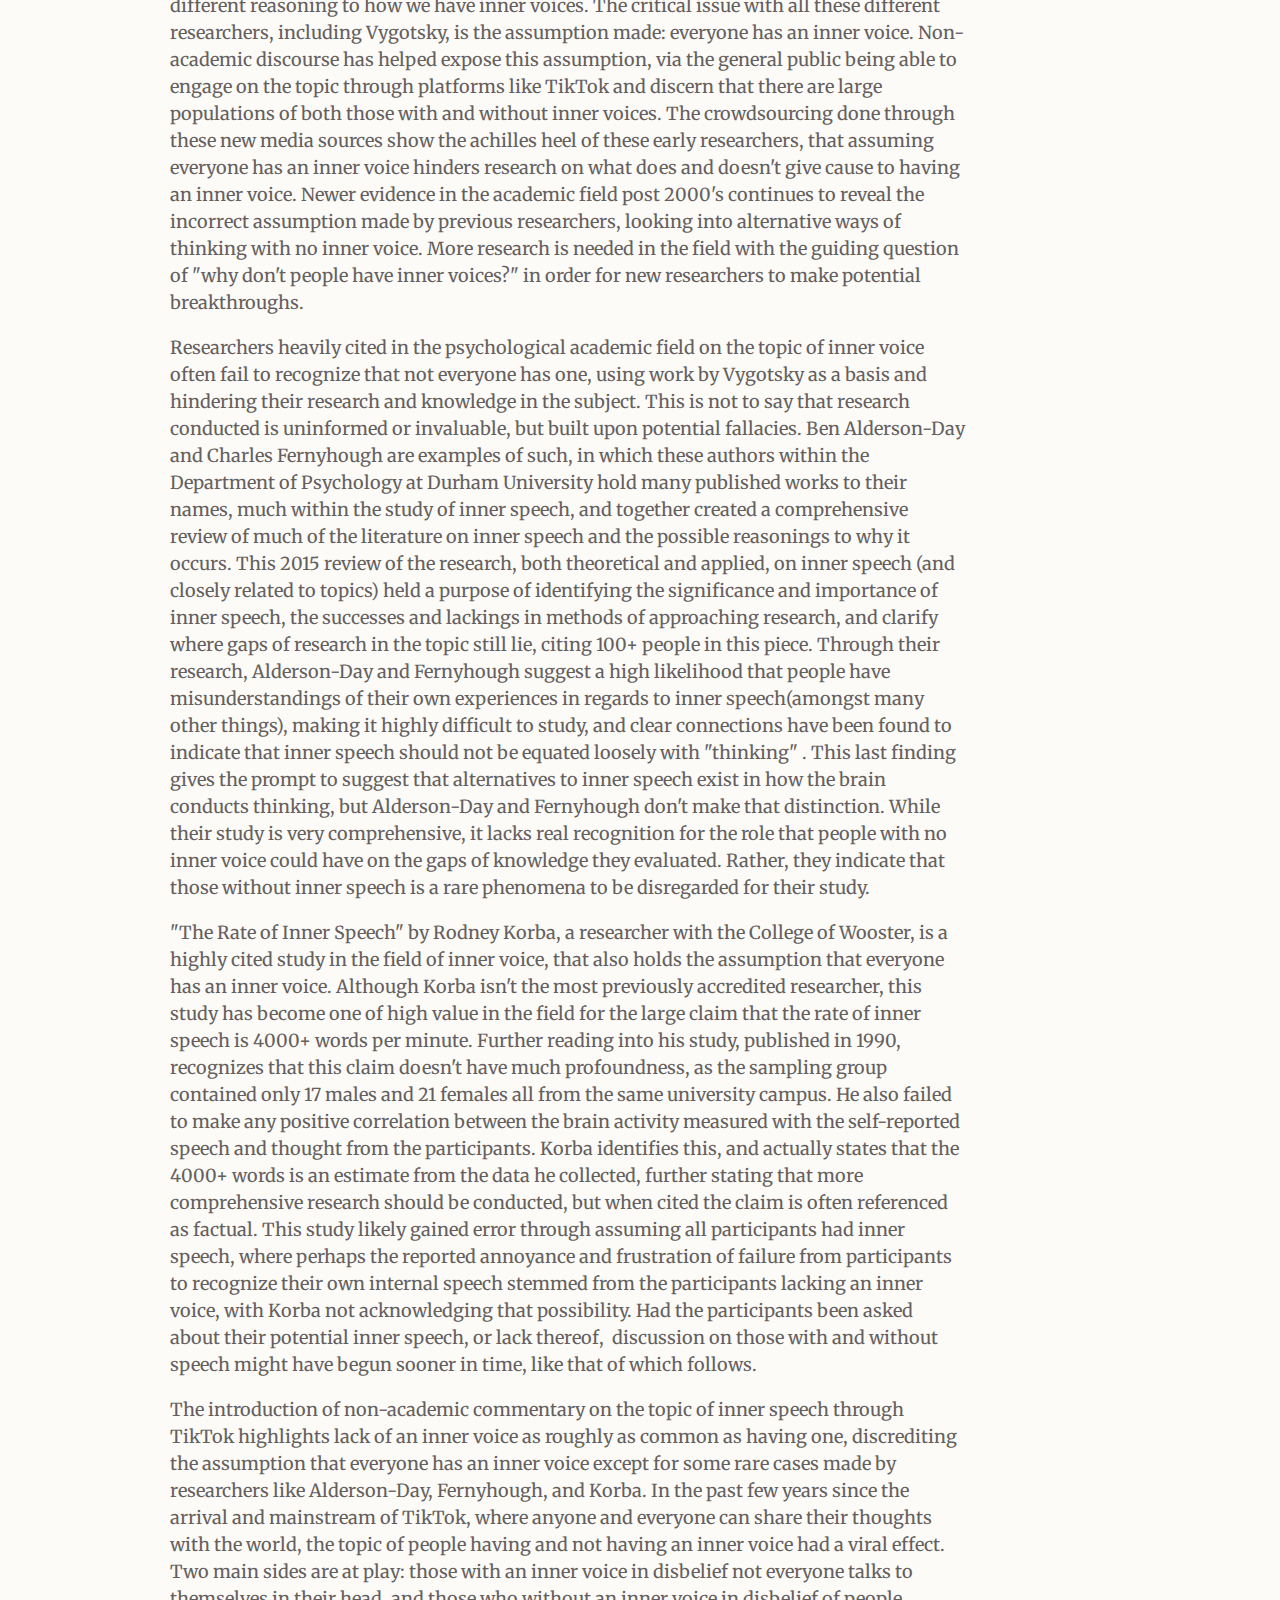
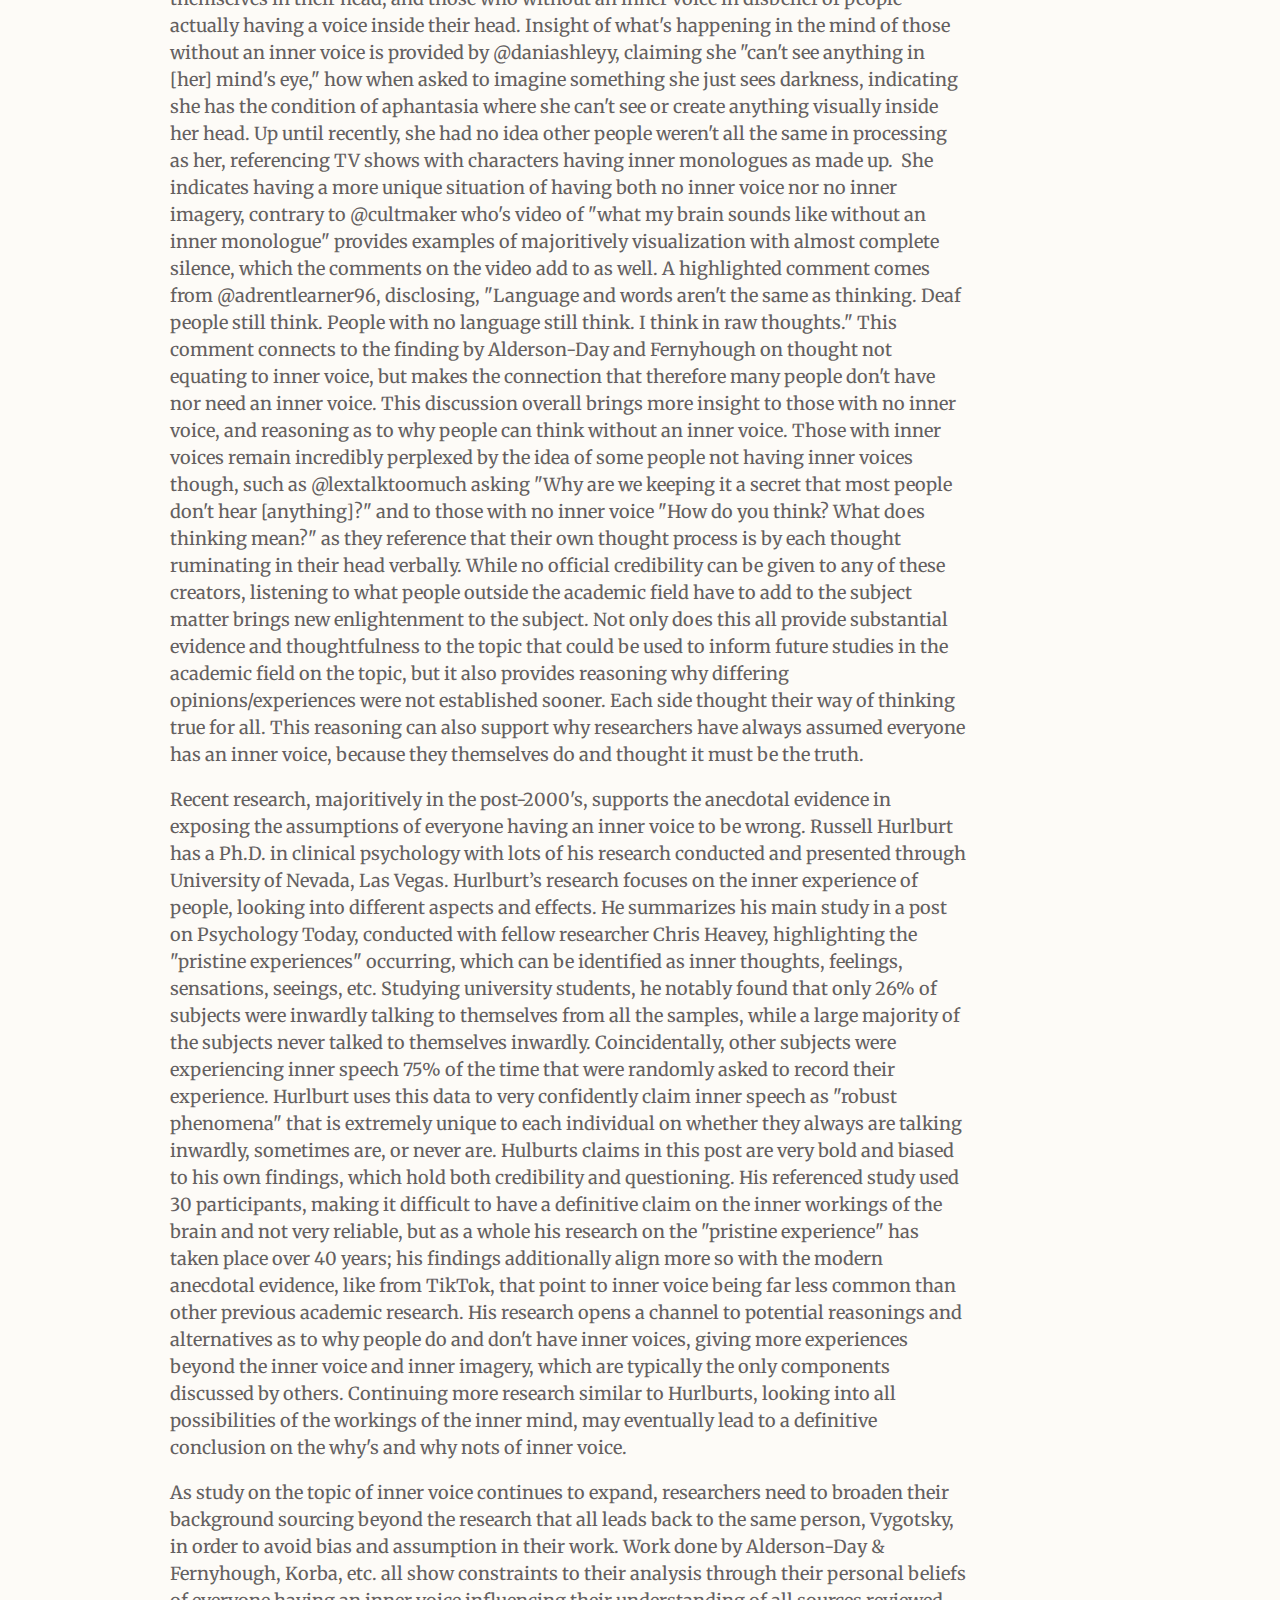
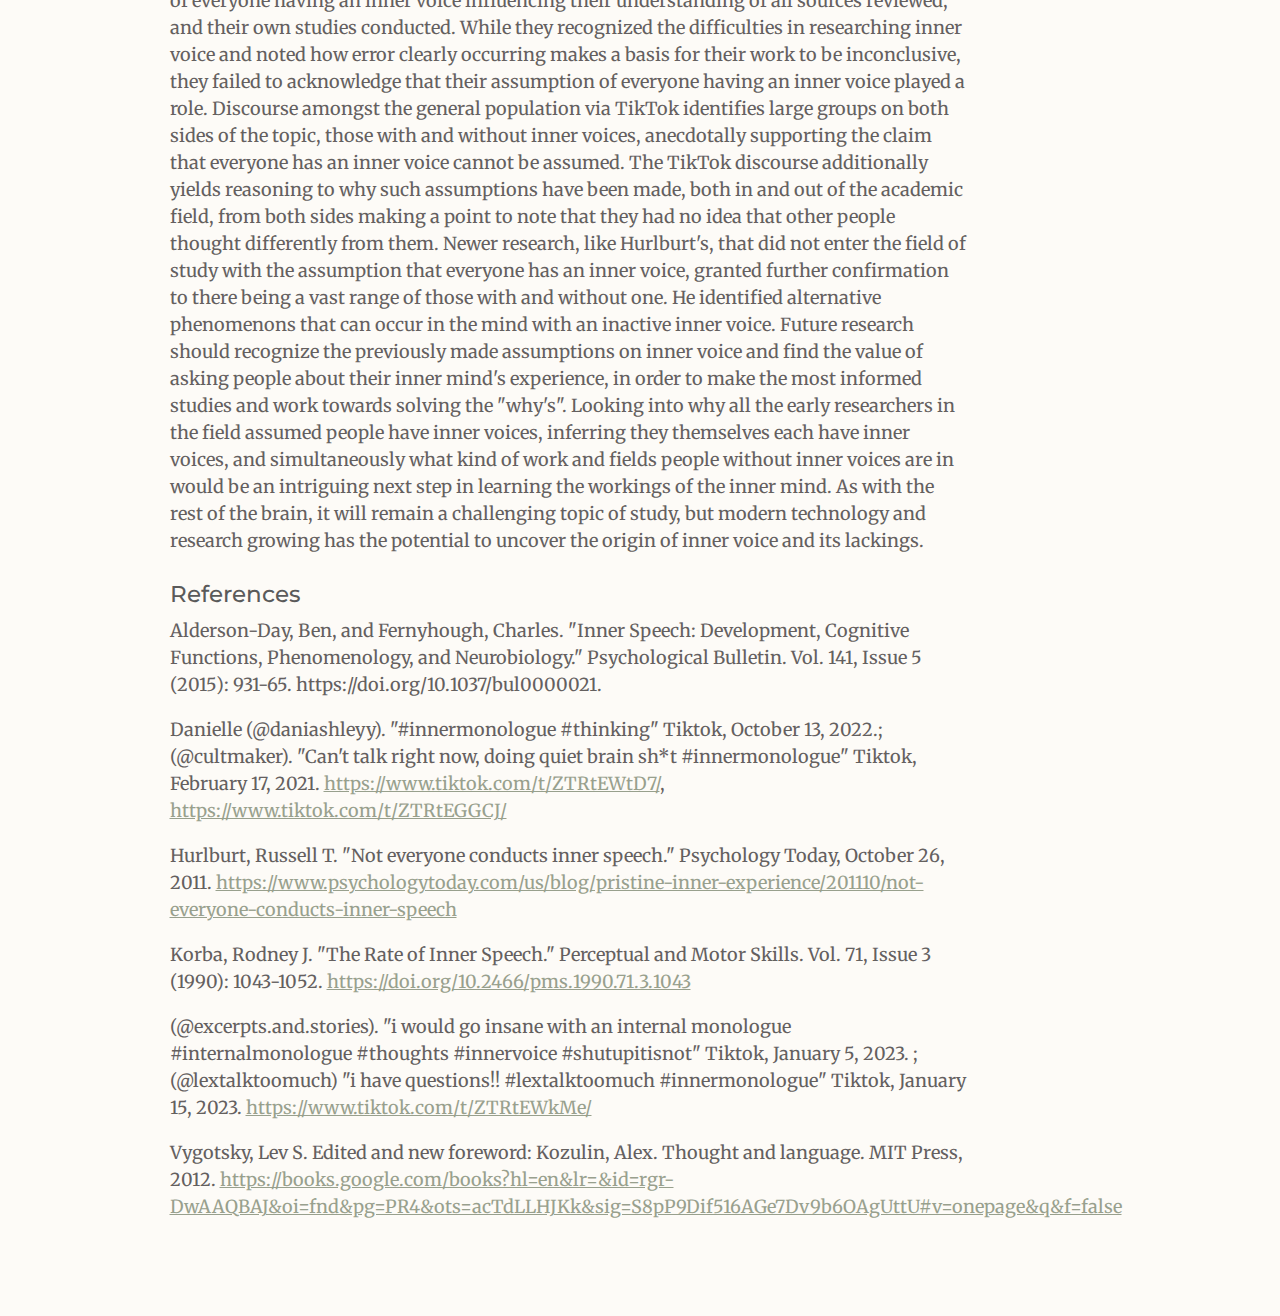
<file: docs/Research.html>
<!DOCTYPE html>
<html xmlns="http://www.w3.org/1999/xhtml" lang="en" xml:lang="en"><head>

<meta charset="utf-8">
<meta name="generator" content="quarto-1.1.251">

<meta name="viewport" content="width=device-width, initial-scale=1.0, user-scalable=yes">


<title>Lena Hicks - Research</title>
<style>
code{white-space: pre-wrap;}
span.smallcaps{font-variant: small-caps;}
div.columns{display: flex; gap: min(4vw, 1.5em);}
div.column{flex: auto; overflow-x: auto;}
div.hanging-indent{margin-left: 1.5em; text-indent: -1.5em;}
ul.task-list{list-style: none;}
ul.task-list li input[type="checkbox"] {
  width: 0.8em;
  margin: 0 0.8em 0.2em -1.6em;
  vertical-align: middle;
}
</style>


<script src="site_libs/quarto-nav/quarto-nav.js"></script>
<script src="site_libs/quarto-nav/headroom.min.js"></script>
<script src="site_libs/clipboard/clipboard.min.js"></script>
<script src="site_libs/quarto-search/autocomplete.umd.js"></script>
<script src="site_libs/quarto-search/fuse.min.js"></script>
<script src="site_libs/quarto-search/quarto-search.js"></script>
<meta name="quarto:offset" content="./">
<script src="site_libs/quarto-html/quarto.js"></script>
<script src="site_libs/quarto-html/popper.min.js"></script>
<script src="site_libs/quarto-html/tippy.umd.min.js"></script>
<script src="site_libs/quarto-html/anchor.min.js"></script>
<link href="site_libs/quarto-html/tippy.css" rel="stylesheet">
<link href="site_libs/quarto-html/quarto-syntax-highlighting.css" rel="stylesheet" id="quarto-text-highlighting-styles">
<script src="site_libs/bootstrap/bootstrap.min.js"></script>
<link href="site_libs/bootstrap/bootstrap-icons.css" rel="stylesheet">
<link href="site_libs/bootstrap/bootstrap.min.css" rel="stylesheet" id="quarto-bootstrap" data-mode="light">
<script id="quarto-search-options" type="application/json">{
  "location": "navbar",
  "copy-button": false,
  "collapse-after": 3,
  "panel-placement": "end",
  "type": "overlay",
  "limit": 20,
  "language": {
    "search-no-results-text": "No results",
    "search-matching-documents-text": "matching documents",
    "search-copy-link-title": "Copy link to search",
    "search-hide-matches-text": "Hide additional matches",
    "search-more-match-text": "more match in this document",
    "search-more-matches-text": "more matches in this document",
    "search-clear-button-title": "Clear",
    "search-detached-cancel-button-title": "Cancel",
    "search-submit-button-title": "Submit"
  }
}</script>


<link rel="stylesheet" href="styles.css">
</head>

<body class="nav-fixed">

<div id="quarto-search-results"></div>
  <header id="quarto-header" class="headroom fixed-top">
    <nav class="navbar navbar-expand-lg navbar-dark ">
      <div class="navbar-container container-fluid">
      <div class="navbar-brand-container">
    <a class="navbar-brand" href="./index.html">
    <span class="navbar-title">Lena Hicks</span>
    </a>
  </div>
          <button class="navbar-toggler" type="button" data-bs-toggle="collapse" data-bs-target="#navbarCollapse" aria-controls="navbarCollapse" aria-expanded="false" aria-label="Toggle navigation" onclick="if (window.quartoToggleHeadroom) { window.quartoToggleHeadroom(); }">
  <span class="navbar-toggler-icon"></span>
</button>
          <div class="collapse navbar-collapse" id="navbarCollapse">
            <ul class="navbar-nav navbar-nav-scroll me-auto">
  <li class="nav-item">
    <a class="nav-link" href="./index.html">Home</a>
  </li>  
  <li class="nav-item">
    <a class="nav-link active" href="./Research.html" aria-current="page">Research</a>
  </li>  
  <li class="nav-item">
    <a class="nav-link" href="./recipes.html">Recipes</a>
  </li>  
</ul>
              <div id="quarto-search" class="" title="Search"></div>
          </div> <!-- /navcollapse -->
      </div> <!-- /container-fluid -->
    </nav>
</header>
<!-- content -->
<div id="quarto-content" class="quarto-container page-columns page-rows-contents page-layout-article page-navbar">
<!-- sidebar -->
<!-- margin-sidebar -->
    <div id="quarto-margin-sidebar" class="sidebar margin-sidebar">
        <nav id="TOC" role="doc-toc" class="toc-active">
    <h2 id="toc-title">On this page</h2>
   
  <ul>
  <li><a href="#career-and-personal-research" id="toc-career-and-personal-research" class="nav-link active" data-scroll-target="#career-and-personal-research">Career and Personal Research</a>
  <ul class="collapse">
  <li><a href="#fuerte-fellowship" id="toc-fuerte-fellowship" class="nav-link" data-scroll-target="#fuerte-fellowship">FUERTE Fellowship</a></li>
  <li><a href="#inner-speech-a-literature-review-on-the-whys" id="toc-inner-speech-a-literature-review-on-the-whys" class="nav-link" data-scroll-target="#inner-speech-a-literature-review-on-the-whys">Inner Speech: A Literature Review on the "Why's"</a></li>
  </ul></li>
  </ul>
</nav>
    </div>
<!-- main -->
<main class="content" id="quarto-document-content">

<header id="title-block-header" class="quarto-title-block default">
<div class="quarto-title">
<h1 class="title">Research</h1>
</div>



<div class="quarto-title-meta">

    
    
  </div>
  

</header>

<section id="career-and-personal-research" class="level1">
<h1>Career and Personal Research</h1>
<p>Over the past ~5 years, I have been increasingly more involved in the world of research and have dedicated my career to it. I am most strongly invested in the environment and researching ways to mitigate climate change, focusing my academia on such and pursuing jobs in that field. I also enjoy spending my spare time researching other facets of life, like the brain and mental health, food, etc. Here’s a place to catalog the research I’ve done, both big and small, to delve into the exciting creative process that research is.</p>
<section id="fuerte-fellowship" class="level2">
<h2 class="anchored" data-anchor-id="fuerte-fellowship">FUERTE Fellowship</h2>
<p>FUERTE is a Field-based Undergraduate Engagement through Research, Teaching, and Education fellowship that I hold through UCSB. I am of the first cohort for this fellowship, which began in Spring 2022, and encompasses 3 years of research-related work. Last summer I spent time in Mammoth Lakes, California at the Sierra Nevada Aquatic Research Laboratory (SNARL), a UC Reserve with direct affiliates to UCSB, learning from the researchers who work up there and doing my own research on stream ecology.</p>
<p>This summer I am conducting research in the King lab at UCSB under Jennifer King and Jesse Landesman, through my fellowship with FUERTE. We are studying the carbon sequestration of the UCSB restored wetland North Campus Open Space (NCOS) using a basis of measurements taken 5 years ago. We will be in the field shortly beginning our data collection!</p>
<p>A research project I did for my writing class on inner speech, a topic I’m extremely interested in and wanted to explore more of:</p>
</section>
<section id="inner-speech-a-literature-review-on-the-whys" class="level2">
<h2 class="anchored" data-anchor-id="inner-speech-a-literature-review-on-the-whys">Inner Speech: A Literature Review on the "Why's"</h2>
<p>By Lena Hicks | Revised 03/08/23<br>
</p>
<p>What is a thought? How do you think? Did you just read the past two lines out loud in your head, can you hear a voice speaking? Maybe yes, maybe no, either way it may come to shock you that people are answering these questions differently than you are. The brain and psychology is a heavily researched field and topic of discussion both in and out of academic settings, but the specific idea of an "inner voice" as a subtopic historically is not the most common conversation point. As a whole, the mind component of the brain is especially hard to study, as no one can truly get inside another’s mind - brains can be scanned, anecdotes can be told, but what the actual truth is, can't be known - inner voice is no exception. The study of inner speech in academic research began gaining traction around the 1930's in the psychological field thanks to the Soviet psychologist Lev Vygotsky, who through a focus on child development and cognition, inclusive of speech, found that people don't start out with an inner voice but rather they develop it, going from talking to oneself out loud to talking to oneself internally. Only upon the translations of Vygotsky's work did further researchers beyond himself really begin to look into the topic of internal speech and conduct significant studies, starting around the 1970's and 80's, and continuing through to modern day. Everyone wants to know the why and the how - why do we internally talk with ourselves, and how do we do so? With a majority of the research into these questions based on the groundwork set by Vygotsky, that everyone has an inner voice that develops, most have either further looked into such phenomena, or tried to go against him and argue for a different reasoning to how we have inner voices. The critical issue with all these different researchers, including Vygotsky, is the assumption made: everyone has an inner voice. Non-academic discourse has helped expose this assumption, via the general public being able to engage on the topic through platforms like TikTok and discern that there are large populations of both those with and without inner voices. The crowdsourcing done through these new media sources show the achilles heel of these early researchers, that assuming everyone has an inner voice hinders research on what does and doesn't give cause to having an inner voice. Newer evidence in the academic field post 2000's continues to reveal the incorrect assumption made by previous researchers, looking into alternative ways of thinking with no inner voice. More research is needed in the field with the guiding question of "why don't people have inner voices?" in order for new researchers to make potential breakthroughs.</p>
<p>Researchers heavily cited in the psychological academic field on the topic of inner voice often fail to recognize that not everyone has one, using work by Vygotsky as a basis and hindering their research and knowledge in the subject. This is not to say that research conducted is uninformed or invaluable, but built upon potential fallacies. Ben Alderson-Day and Charles Fernyhough are examples of such, in which these authors within the Department of Psychology at Durham University hold many published works to their names, much within the study of inner speech, and together created a comprehensive review of much of the literature on inner speech and the possible reasonings to why it occurs. This 2015 review of the research, both theoretical and applied, on inner speech (and closely related to topics) held a purpose of identifying the significance and importance of inner speech, the successes and lackings in methods of approaching research, and clarify where gaps of research in the topic still lie, citing 100+ people in this piece. Through their research, Alderson-Day and Fernyhough suggest a high likelihood that people have misunderstandings of their own experiences in regards to inner speech(amongst many other things), making it highly difficult to study, and clear connections have been found to indicate that inner speech should not be equated loosely with "thinking" . This last finding gives the prompt to suggest that alternatives to inner speech exist in how the brain conducts thinking, but Alderson-Day and Fernyhough don't make that distinction. While their study is very comprehensive, it lacks real recognition for the role that people with no inner voice could have on the gaps of knowledge they evaluated. Rather, they indicate that those without inner speech is a rare phenomena to be disregarded for their study.&nbsp;</p>
<p>"The Rate of Inner Speech" by Rodney Korba, a researcher with the College of Wooster, is a highly cited study in the field of inner voice, that also holds the assumption that everyone has an inner voice. Although Korba isn't the most previously accredited researcher, this study has become one of high value in the field for the large claim that the rate of inner speech is 4000+ words per minute. Further reading into his study, published in 1990, recognizes that this claim doesn't have much profoundness, as the sampling group contained only 17 males and 21 females all from the same university campus. He also failed to make any positive correlation between the brain activity measured with the self-reported speech and thought from the participants. Korba identifies this, and actually states that the 4000+ words is an estimate from the data he collected, further stating that more comprehensive research should be conducted, but when cited the claim is often referenced as factual. This study likely gained error through assuming all participants had inner speech, where perhaps the reported annoyance and frustration of failure from participants to recognize their own internal speech stemmed from the participants lacking an inner voice, with Korba not acknowledging that possibility. Had the participants been asked about their potential inner speech, or lack thereof,&nbsp; discussion on those with and without speech might have begun sooner in time, like that of which follows.</p>
<p>The introduction of non-academic commentary on the topic of inner speech through TikTok highlights lack of an inner voice as roughly as common as having one, discrediting the assumption that everyone has an inner voice except for some rare cases made by researchers like Alderson-Day, Fernyhough, and Korba. In the past few years since the arrival and mainstream of TikTok, where anyone and everyone can share their thoughts with the world, the topic of people having and not having an inner voice had a viral effect. Two main sides are at play: those with an inner voice in disbelief not everyone talks to themselves in their head, and those who without an inner voice in disbelief of people actually having a voice inside their head. Insight of what's happening in the mind of those without an inner voice is provided by @daniashleyy, claiming she "can't see anything in [her] mind's eye," how when asked to imagine something she just sees darkness, indicating she has the condition of aphantasia where she can't see or create anything visually inside her head. Up until recently, she had no idea other people weren't all the same in processing as her, referencing TV shows with characters having inner monologues as made up.&nbsp; She indicates having a more unique situation of having both no inner voice nor no inner imagery, contrary to @cultmaker who's video of "what my brain sounds like without an inner monologue" provides examples of majoritively visualization with almost complete silence, which the comments on the video add to as well. A highlighted comment comes from @adrentlearner96, disclosing, "Language and words aren't the same as thinking. Deaf people still think. People with no language still think. I think in raw thoughts." This comment connects to the finding by Alderson-Day and Fernyhough on thought not equating to inner voice, but makes the connection that therefore many people don't have nor need an inner voice. This discussion overall brings more insight to those with no inner voice, and reasoning as to why people can think without an inner voice. Those with inner voices remain incredibly perplexed by the idea of some people not having inner voices though, such as @lextalktoomuch asking "Why are we keeping it a secret that most people don't hear [anything]?" and to those with no inner voice "How do you think? What does thinking mean?" as they reference that their own thought process is by each thought ruminating in their head verbally. While no official credibility can be given to any of these creators, listening to what people outside the academic field have to add to the subject matter brings new enlightenment to the subject. Not only does this all provide substantial evidence and thoughtfulness to the topic that could be used to inform future studies in the academic field on the topic, but it also provides reasoning why differing opinions/experiences were not established sooner. Each side thought their way of thinking true for all. This reasoning can also support why researchers have always assumed everyone has an inner voice, because they themselves do and thought it must be the truth.&nbsp;</p>
<p>Recent research, majoritively in the post-2000's, supports the anecdotal evidence in exposing the assumptions of everyone having an inner voice to be wrong. Russell Hurlburt has a Ph.D.&nbsp;in clinical psychology with lots of his research conducted and presented through University of Nevada, Las Vegas. Hurlburt’s research focuses on the inner experience of people, looking into different aspects and effects. He summarizes his main study in a post on Psychology Today, conducted with fellow researcher Chris Heavey, highlighting the "pristine experiences" occurring, which can be identified as inner thoughts, feelings, sensations, seeings, etc. Studying university students, he notably found that only 26% of subjects were inwardly talking to themselves from all the samples, while a large majority of the subjects never talked to themselves inwardly. Coincidentally, other subjects were experiencing inner speech 75% of the time that were randomly asked to record their experience. Hurlburt uses this data to very confidently claim inner speech as "robust phenomena" that is extremely unique to each individual on whether they always are talking inwardly, sometimes are, or never are. Hulburts claims in this post are very bold and biased to his own findings, which hold both credibility and questioning. His referenced study used 30 participants, making it difficult to have a definitive claim on the inner workings of the brain and not very reliable, but as a whole his research on the "pristine experience" has taken place over 40 years; his findings additionally align more so with the modern anecdotal evidence, like from TikTok, that point to inner voice being far less common than other previous academic research. His research opens a channel to potential reasonings and alternatives as to why people do and don't have inner voices, giving more experiences beyond the inner voice and inner imagery, which are typically the only components discussed by others. Continuing more research similar to Hurlburts, looking into all possibilities of the workings of the inner mind, may eventually lead to a definitive conclusion on the why's and why nots of inner voice.&nbsp;</p>
<p>As study on the topic of inner voice continues to expand, researchers need to broaden their background sourcing beyond the research that all leads back to the same person, Vygotsky, in order to avoid bias and assumption in their work. Work done by Alderson-Day &amp; Fernyhough, Korba, etc. all show constraints to their analysis through their personal beliefs of everyone having an inner voice influencing their understanding of all sources reviewed, and their own studies conducted. While they recognized the difficulties in researching inner voice and noted how error clearly occurring makes a basis for their work to be inconclusive, they failed to acknowledge that their assumption of everyone having an inner voice played a role. Discourse amongst the general population via TikTok identifies large groups on both sides of the topic, those with and without inner voices, anecdotally supporting the claim that everyone has an inner voice cannot be assumed. The TikTok discourse additionally yields reasoning to why such assumptions have been made, both in and out of the academic field, from both sides making a point to note that they had no idea that other people thought differently from them. Newer research, like Hurlburt's, that did not enter the field of study with the assumption that everyone has an inner voice, granted further confirmation to there being a vast range of those with and without one. He identified alternative phenomenons that can occur in the mind with an inactive inner voice. Future research should recognize the previously made assumptions on inner voice and find the value of asking people about their inner mind's experience, in order to make the most informed studies and work towards solving the "why's". Looking into why all the early researchers in the field assumed people have inner voices, inferring they themselves each have inner voices, and simultaneously what kind of work and fields people without inner voices are in would be an intriguing next step in learning the workings of the inner mind. As with the rest of the brain, it will remain a challenging topic of study, but modern technology and research growing has the potential to uncover the origin of inner voice and its lackings.&nbsp;</p>
<section id="references" class="level4">
<h4 class="anchored" data-anchor-id="references">References</h4>
<p>Alderson-Day, Ben, and Fernyhough, Charles. "Inner Speech: Development, Cognitive Functions, Phenomenology, and Neurobiology." Psychological Bulletin. Vol. 141, Issue 5 (2015): 931-65. https://doi.org/10.1037/bul0000021.&nbsp;</p>
<p>Danielle (@daniashleyy). "#innermonologue #thinking" Tiktok, October 13, 2022.; (@cultmaker). "Can't talk right now, doing quiet brain sh*t #innermonologue" Tiktok, February 17, 2021. <a href="https://www.tiktok.com/t/ZTRtEWtD7/" class="uri">https://www.tiktok.com/t/ZTRtEWtD7/</a>, <a href="https://www.tiktok.com/t/ZTRtEGGCJ/" class="uri">https://www.tiktok.com/t/ZTRtEGGCJ/</a></p>
<p>Hurlburt, Russell T. "Not everyone conducts inner speech." Psychology Today, October 26, 2011. <a href="https://www.psychologytoday.com/us/blog/pristine-inner-experience/201110/not-everyone-conducts-inner-speech" class="uri">https://www.psychologytoday.com/us/blog/pristine-inner-experience/201110/not-everyone-conducts-inner-speech</a></p>
<p>Korba, Rodney J. "The Rate of Inner Speech." Perceptual and Motor Skills. Vol. 71, Issue 3 (1990): 1043-1052. <a href="https://doi.org/10.2466/pms.1990.71.3.1043" class="uri">https://doi.org/10.2466/pms.1990.71.3.1043</a></p>
<p>(@excerpts.and.stories). "i would go insane with an internal monologue #internalmonologue #thoughts #innervoice #shutupitisnot" Tiktok, January 5, 2023. ; (@lextalktoomuch) "i have questions!! #lextalktoomuch #innermonologue" Tiktok, January 15, 2023. <a href="https://www.tiktok.com/t/ZTRtEWkMe/" class="uri">https://www.tiktok.com/t/ZTRtEWkMe/</a></p>
<p>Vygotsky, Lev S. Edited and new foreword: Kozulin, Alex. Thought and language. MIT Press, 2012. <a href="https://books.google.com/books?hl=en&amp;lr=&amp;id=rgr-DwAAQBAJ&amp;oi=fnd&amp;pg=PR4&amp;ots=acTdLLHJKk&amp;sig=S8pP9Dif516AGe7Dv9b6OAgUttU#v=onepage&amp;q&amp;f=false" class="uri">https://books.google.com/books?hl=en&amp;lr=&amp;id=rgr-DwAAQBAJ&amp;oi=fnd&amp;pg=PR4&amp;ots=acTdLLHJKk&amp;sig=S8pP9Dif516AGe7Dv9b6OAgUttU#v=onepage&amp;q&amp;f=false</a></p>


</section>
</section>
</section>

</main> <!-- /main -->
<script id="quarto-html-after-body" type="application/javascript">
window.document.addEventListener("DOMContentLoaded", function (event) {
  const toggleBodyColorMode = (bsSheetEl) => {
    const mode = bsSheetEl.getAttribute("data-mode");
    const bodyEl = window.document.querySelector("body");
    if (mode === "dark") {
      bodyEl.classList.add("quarto-dark");
      bodyEl.classList.remove("quarto-light");
    } else {
      bodyEl.classList.add("quarto-light");
      bodyEl.classList.remove("quarto-dark");
    }
  }
  const toggleBodyColorPrimary = () => {
    const bsSheetEl = window.document.querySelector("link#quarto-bootstrap");
    if (bsSheetEl) {
      toggleBodyColorMode(bsSheetEl);
    }
  }
  toggleBodyColorPrimary();  
  const icon = "";
  const anchorJS = new window.AnchorJS();
  anchorJS.options = {
    placement: 'right',
    icon: icon
  };
  anchorJS.add('.anchored');
  const clipboard = new window.ClipboardJS('.code-copy-button', {
    target: function(trigger) {
      return trigger.previousElementSibling;
    }
  });
  clipboard.on('success', function(e) {
    // button target
    const button = e.trigger;
    // don't keep focus
    button.blur();
    // flash "checked"
    button.classList.add('code-copy-button-checked');
    var currentTitle = button.getAttribute("title");
    button.setAttribute("title", "Copied!");
    setTimeout(function() {
      button.setAttribute("title", currentTitle);
      button.classList.remove('code-copy-button-checked');
    }, 1000);
    // clear code selection
    e.clearSelection();
  });
  function tippyHover(el, contentFn) {
    const config = {
      allowHTML: true,
      content: contentFn,
      maxWidth: 500,
      delay: 100,
      arrow: false,
      appendTo: function(el) {
          return el.parentElement;
      },
      interactive: true,
      interactiveBorder: 10,
      theme: 'quarto',
      placement: 'bottom-start'
    };
    window.tippy(el, config); 
  }
  const noterefs = window.document.querySelectorAll('a[role="doc-noteref"]');
  for (var i=0; i<noterefs.length; i++) {
    const ref = noterefs[i];
    tippyHover(ref, function() {
      // use id or data attribute instead here
      let href = ref.getAttribute('data-footnote-href') || ref.getAttribute('href');
      try { href = new URL(href).hash; } catch {}
      const id = href.replace(/^#\/?/, "");
      const note = window.document.getElementById(id);
      return note.innerHTML;
    });
  }
  var bibliorefs = window.document.querySelectorAll('a[role="doc-biblioref"]');
  for (var i=0; i<bibliorefs.length; i++) {
    const ref = bibliorefs[i];
    const cites = ref.parentNode.getAttribute('data-cites').split(' ');
    tippyHover(ref, function() {
      var popup = window.document.createElement('div');
      cites.forEach(function(cite) {
        var citeDiv = window.document.createElement('div');
        citeDiv.classList.add('hanging-indent');
        citeDiv.classList.add('csl-entry');
        var biblioDiv = window.document.getElementById('ref-' + cite);
        if (biblioDiv) {
          citeDiv.innerHTML = biblioDiv.innerHTML;
        }
        popup.appendChild(citeDiv);
      });
      return popup.innerHTML;
    });
  }
});
</script>
</div> <!-- /content -->



</body></html>
</file>
<file: docs/site_libs/quarto-html/tippy.css>
.tippy-box[data-animation=fade][data-state=hidden]{opacity:0}[data-tippy-root]{max-width:calc(100vw - 10px)}.tippy-box{position:relative;background-color:#333;color:#fff;border-radius:4px;font-size:14px;line-height:1.4;white-space:normal;outline:0;transition-property:transform,visibility,opacity}.tippy-box[data-placement^=top]>.tippy-arrow{bottom:0}.tippy-box[data-placement^=top]>.tippy-arrow:before{bottom:-7px;left:0;border-width:8px 8px 0;border-top-color:initial;transform-origin:center top}.tippy-box[data-placement^=bottom]>.tippy-arrow{top:0}.tippy-box[data-placement^=bottom]>.tippy-arrow:before{top:-7px;left:0;border-width:0 8px 8px;border-bottom-color:initial;transform-origin:center bottom}.tippy-box[data-placement^=left]>.tippy-arrow{right:0}.tippy-box[data-placement^=left]>.tippy-arrow:before{border-width:8px 0 8px 8px;border-left-color:initial;right:-7px;transform-origin:center left}.tippy-box[data-placement^=right]>.tippy-arrow{left:0}.tippy-box[data-placement^=right]>.tippy-arrow:before{left:-7px;border-width:8px 8px 8px 0;border-right-color:initial;transform-origin:center right}.tippy-box[data-inertia][data-state=visible]{transition-timing-function:cubic-bezier(.54,1.5,.38,1.11)}.tippy-arrow{width:16px;height:16px;color:#333}.tippy-arrow:before{content:"";position:absolute;border-color:transparent;border-style:solid}.tippy-content{position:relative;padding:5px 9px;z-index:1}
</file>
<file: docs/site_libs/quarto-html/quarto-syntax-highlighting.css>
/* quarto syntax highlight colors */
:root {
  --quarto-hl-ot-color: #003B4F;
  --quarto-hl-at-color: #657422;
  --quarto-hl-ss-color: #20794D;
  --quarto-hl-an-color: #5E5E5E;
  --quarto-hl-fu-color: #4758AB;
  --quarto-hl-st-color: #20794D;
  --quarto-hl-cf-color: #003B4F;
  --quarto-hl-op-color: #5E5E5E;
  --quarto-hl-er-color: #AD0000;
  --quarto-hl-bn-color: #AD0000;
  --quarto-hl-al-color: #AD0000;
  --quarto-hl-va-color: #111111;
  --quarto-hl-bu-color: inherit;
  --quarto-hl-ex-color: inherit;
  --quarto-hl-pp-color: #AD0000;
  --quarto-hl-in-color: #5E5E5E;
  --quarto-hl-vs-color: #20794D;
  --quarto-hl-wa-color: #5E5E5E;
  --quarto-hl-do-color: #5E5E5E;
  --quarto-hl-im-color: #00769E;
  --quarto-hl-ch-color: #20794D;
  --quarto-hl-dt-color: #AD0000;
  --quarto-hl-fl-color: #AD0000;
  --quarto-hl-co-color: #5E5E5E;
  --quarto-hl-cv-color: #5E5E5E;
  --quarto-hl-cn-color: #8f5902;
  --quarto-hl-sc-color: #5E5E5E;
  --quarto-hl-dv-color: #AD0000;
  --quarto-hl-kw-color: #003B4F;
}

/* other quarto variables */
:root {
  --quarto-font-monospace: SFMono-Regular, Menlo, Monaco, Consolas, "Liberation Mono", "Courier New", monospace;
}

pre > code.sourceCode > span {
  color: #003B4F;
}

code span {
  color: #003B4F;
}

code.sourceCode > span {
  color: #003B4F;
}

div.sourceCode,
div.sourceCode pre.sourceCode {
  color: #003B4F;
}

code span.ot {
  color: #003B4F;
}

code span.at {
  color: #657422;
}

code span.ss {
  color: #20794D;
}

code span.an {
  color: #5E5E5E;
}

code span.fu {
  color: #4758AB;
}

code span.st {
  color: #20794D;
}

code span.cf {
  color: #003B4F;
}

code span.op {
  color: #5E5E5E;
}

code span.er {
  color: #AD0000;
}

code span.bn {
  color: #AD0000;
}

code span.al {
  color: #AD0000;
}

code span.va {
  color: #111111;
}

code span.pp {
  color: #AD0000;
}

code span.in {
  color: #5E5E5E;
}

code span.vs {
  color: #20794D;
}

code span.wa {
  color: #5E5E5E;
  font-style: italic;
}

code span.do {
  color: #5E5E5E;
  font-style: italic;
}

code span.im {
  color: #00769E;
}

code span.ch {
  color: #20794D;
}

code span.dt {
  color: #AD0000;
}

code span.fl {
  color: #AD0000;
}

code span.co {
  color: #5E5E5E;
}

code span.cv {
  color: #5E5E5E;
  font-style: italic;
}

code span.cn {
  color: #8f5902;
}

code span.sc {
  color: #5E5E5E;
}

code span.dv {
  color: #AD0000;
}

code span.kw {
  color: #003B4F;
}

.prevent-inlining {
  content: "</";
}

/*# sourceMappingURL=debc5d5d77c3f9108843748ff7464032.css.map */
</file>
<file: docs/styles.css>
/* css styles */
</file>
